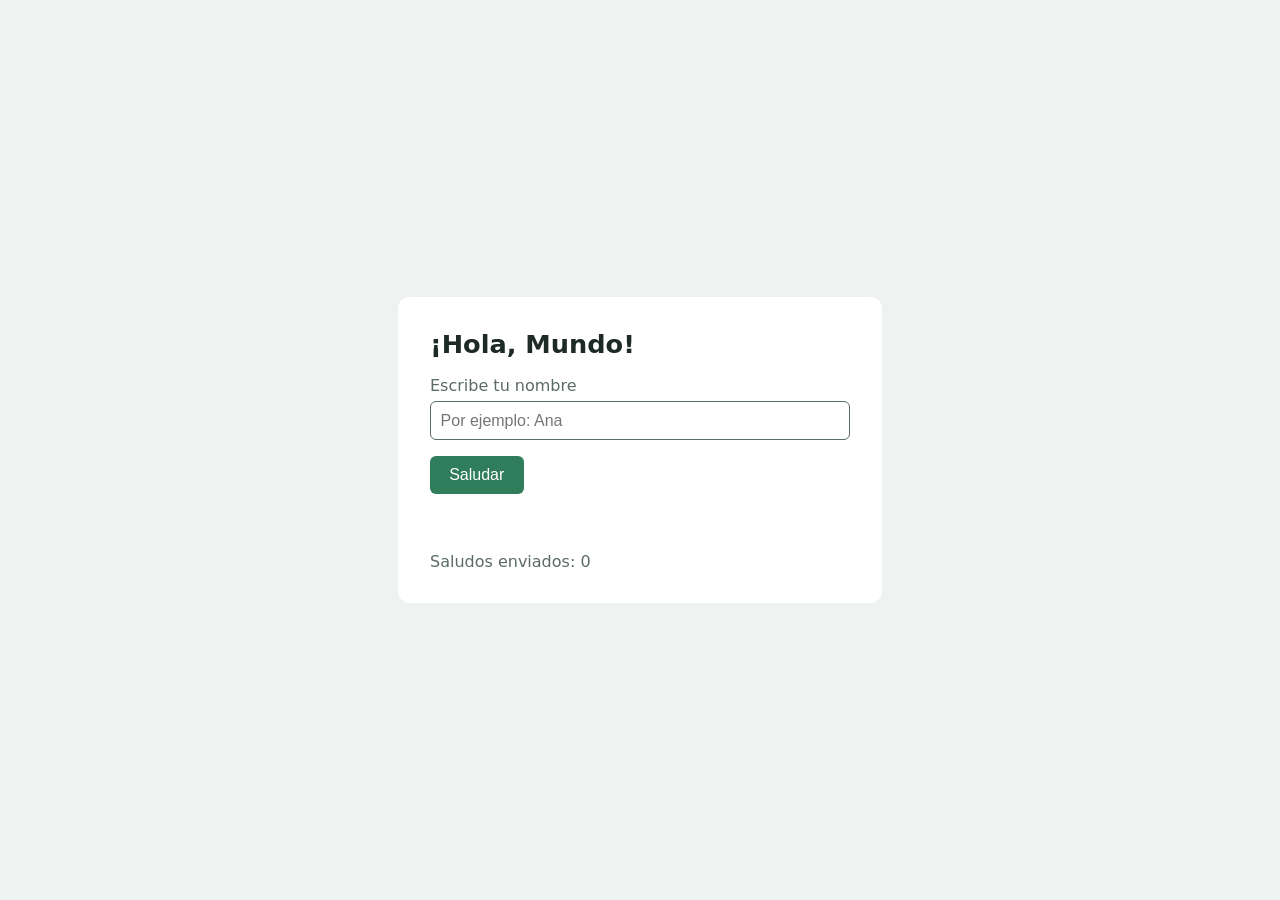
<file: inicio-js/index.html>
<!DOCTYPE html>
<html lang="es">
<head>
  <meta charset="UTF-8">
  <meta name="viewport" content="width=device-width, initial-scale=1">
  <title>Mi primer programa con JavaScript</title>

  <!-- Vinculamos la hoja de estilos (la apariencia) -->
  <link rel="stylesheet" href="estilos.css">

  <!-- Vinculamos el JavaScript (el comportamiento).
       "defer" hace que se descargue ya, pero que se ejecute
       recién cuando todo el HTML terminó de cargarse. -->
  <script src="script.js" defer></script>
</head>
<body>

  <!-- HTML: la estructura de la página -->
  <main class="tarjeta">
    <h1>¡Hola, Mundo!</h1>

    <label for="nombre">Escribe tu nombre</label>
    <input type="text" id="nombre" placeholder="Por ejemplo: Ana">

    <button id="boton-saludar">Saludar</button>

    <p id="mensaje"></p>
    <p id="contador">Saludos enviados: 0</p>
  </main>

</body>
</html>
</file>
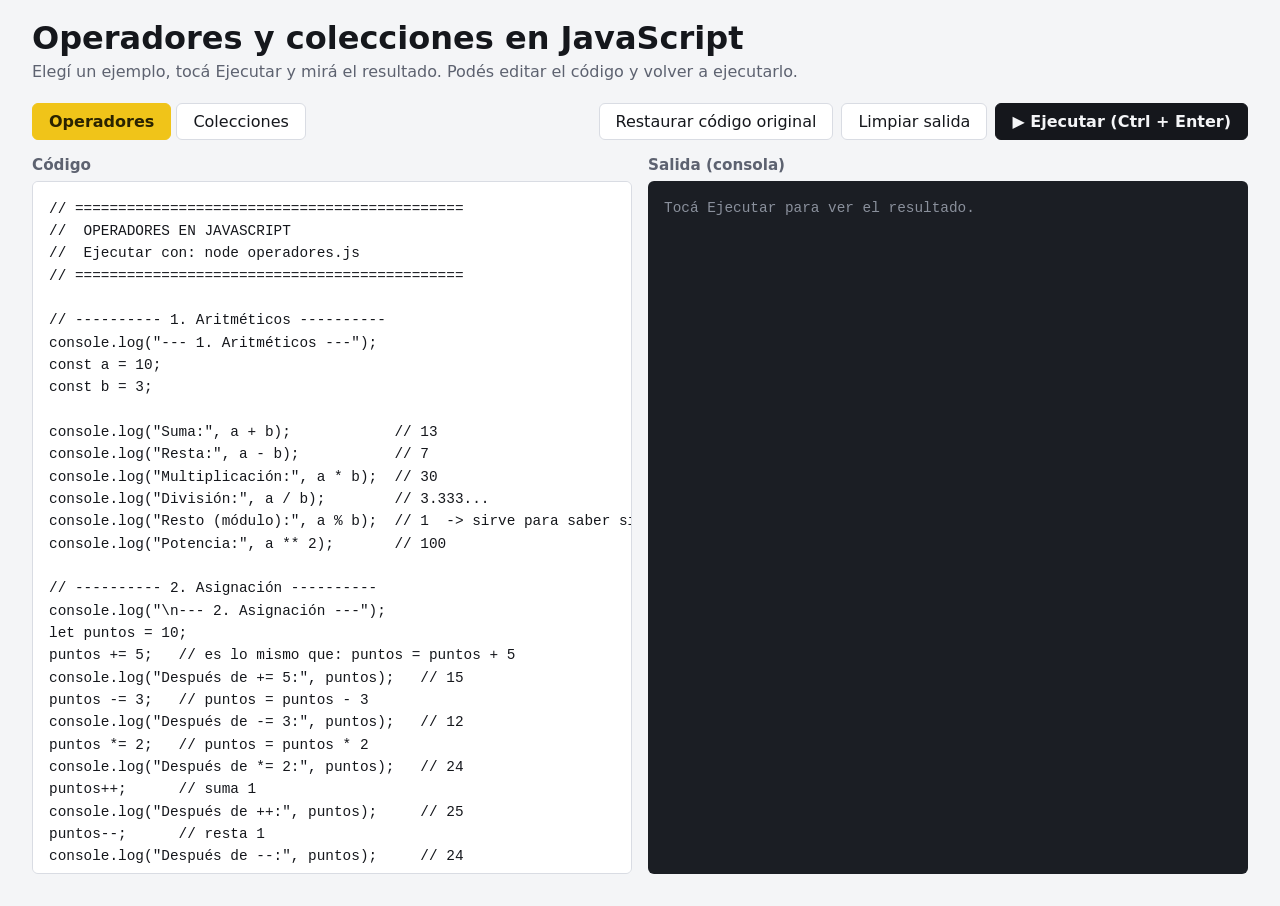
<file: ejemplos-operadores-arreglos.html>
<!DOCTYPE html>
<html lang="es">
<head>
<meta charset="UTF-8">
<meta name="viewport" content="width=device-width, initial-scale=1">
<title>Ejemplos de JavaScript: operadores y colecciones</title>
<style>
  :root {
    --fondo: #f4f5f7;
    --superficie: #ffffff;
    --texto: #15171c;
    --suave: #5d6270;
    --linea: #d9dce3;
    --js: #f0c419;
    --js-texto: #2a2300;
    --consola: #1b1e24;
    --consola-texto: #e6e8ec;
    --consola-titulo: #f0c419;
    --consola-error: #f2908a;
    --codigo: "Cascadia Code", "JetBrains Mono", Consolas, "Courier New", monospace;
  }
  @media (prefers-color-scheme: dark) {
    :root {
      color-scheme: dark;
      --fondo: #111317;
      --superficie: #1b1e24;
      --texto: #eceef2;
      --suave: #a0a6b3;
      --linea: #2e333d;
      --consola: #0b0c0f;
    }
  }
  * { box-sizing: border-box; }
  body {
    margin: 0;
    background: var(--fondo);
    color: var(--texto);
    font-family: system-ui, -apple-system, "Segoe UI", Roboto, sans-serif;
  }
  header { padding: 1.2rem clamp(1rem, 3vw, 2rem) .4rem; }
  h1 { margin: 0 0 .3rem; font-size: clamp(1.4rem, 3vw, 2rem); }
  header p { margin: 0; color: var(--suave); }

  .controles {
    display: flex; flex-wrap: wrap; gap: .5rem; align-items: center;
    padding: 1rem clamp(1rem, 3vw, 2rem);
  }
  .pestana, .accion {
    font: inherit; padding: .5rem 1rem; cursor: pointer;
    border: 1px solid var(--linea); background: var(--superficie); color: var(--texto);
    border-radius: 6px;
  }
  .pestana[aria-selected="true"] { background: var(--js); color: var(--js-texto); border-color: var(--js); font-weight: 600; }
  .separador { flex: 1; }
  .accion.principal { background: var(--texto); color: var(--fondo); border-color: var(--texto); font-weight: 600; }
  button:focus-visible, textarea:focus-visible { outline: 3px solid var(--js); outline-offset: 2px; }

  main {
    display: grid; grid-template-columns: 1fr 1fr; gap: 1rem;
    padding: 0 clamp(1rem, 3vw, 2rem) 2rem;
    height: calc(100vh - 150px); min-height: 420px;
  }
  @media (max-width: 860px) { main { grid-template-columns: 1fr; height: auto; } .panel { height: 60vh; } }
  .panel { display: flex; flex-direction: column; min-height: 0; }
  .panel h2 { font-size: .95rem; font-weight: 600; color: var(--suave); margin: 0 0 .4rem; }
  textarea, #salida {
    flex: 1; width: 100%; margin: 0; padding: 1rem;
    font-family: var(--codigo); font-size: .9rem; line-height: 1.55;
    border-radius: 6px; tab-size: 2;
  }
  textarea {
    resize: none; border: 1px solid var(--linea);
    background: var(--superficie); color: var(--texto); white-space: pre; overflow: auto;
  }
  #salida {
    background: var(--consola); color: var(--consola-texto);
    overflow: auto; white-space: pre-wrap; word-break: break-word;
  }
  #salida .titulo { color: var(--consola-titulo); font-weight: 600; }
  #salida .error { color: var(--consola-error); }
  #salida .vacio { color: #8a909c; }

  /* Sin ligaduras: que <= se vea como dos caracteres, igual que se tipea */
  pre, code, textarea, #salida, .equiv td {
    font-variant-ligatures: none;
    font-feature-settings: "liga" 0, "calt" 0;
  }
</style>
</head>
<body>

<header>
  <h1>Operadores y colecciones en JavaScript</h1>
  <p>Elegí un ejemplo, tocá Ejecutar y mirá el resultado. Podés editar el código y volver a ejecutarlo.</p>
</header>

<div class="controles">
  <div role="tablist" aria-label="Ejemplos">
    <button class="pestana" role="tab" data-ejemplo="operadores" aria-selected="true">Operadores</button>
    <button class="pestana" role="tab" data-ejemplo="colecciones" aria-selected="false">Colecciones</button>
  </div>
  <span class="separador"></span>
  <button class="accion" id="restaurar">Restaurar código original</button>
  <button class="accion" id="limpiar">Limpiar salida</button>
  <button class="accion principal" id="ejecutar">▶ Ejecutar (Ctrl + Enter)</button>
</div>

<main>
  <section class="panel">
    <h2>Código</h2>
    <textarea id="editor" spellcheck="false" aria-label="Código JavaScript"></textarea>
  </section>
  <section class="panel">
    <h2>Salida (consola)</h2>
    <div id="salida" aria-live="polite"><span class="vacio">Tocá Ejecutar para ver el resultado.</span></div>
  </section>
</main>

<!-- Códigos de ejemplo (type="text/plain" para que NO se ejecuten solos) -->
<script type="text/plain" id="codigo-operadores">
// =============================================
//  OPERADORES EN JAVASCRIPT
//  Ejecutar con: node operadores.js
// =============================================

// ---------- 1. Aritméticos ----------
console.log("--- 1. Aritméticos ---");
const a = 10;
const b = 3;

console.log("Suma:", a + b);            // 13
console.log("Resta:", a - b);           // 7
console.log("Multiplicación:", a * b);  // 30
console.log("División:", a / b);        // 3.333...
console.log("Resto (módulo):", a % b);  // 1  -> sirve para saber si un número es par
console.log("Potencia:", a ** 2);       // 100

// ---------- 2. Asignación ----------
console.log("\n--- 2. Asignación ---");
let puntos = 10;
puntos += 5;   // es lo mismo que: puntos = puntos + 5
console.log("Después de += 5:", puntos);   // 15
puntos -= 3;   // puntos = puntos - 3
console.log("Después de -= 3:", puntos);   // 12
puntos *= 2;   // puntos = puntos * 2
console.log("Después de *= 2:", puntos);   // 24
puntos++;      // suma 1
console.log("Después de ++:", puntos);     // 25
puntos--;      // resta 1
console.log("Después de --:", puntos);     // 24

// ---------- 3. Comparación ----------
console.log("\n--- 3. Comparación ---");
console.log("5 > 3:", 5 > 3);       // true
console.log("5 <= 3:", 5 <= 3);     // false
console.log("5 == '5':", 5 == "5");   // true  -> convierte el tipo (evitar)
console.log("5 === '5':", 5 === "5"); // false -> compara valor Y tipo (recomendado)
console.log("5 !== '5':", 5 !== "5"); // true

// ---------- 4. Lógicos ----------
console.log("\n--- 4. Lógicos ---");
const tieneEntrada = true;
const esMayor = false;

console.log("Y (&&):", tieneEntrada && esMayor); // false: ambas deben ser true
console.log("O (||):", tieneEntrada || esMayor); // true: alcanza con una
console.log("NO (!):", !esMayor);                // true: invierte el valor

// Ejemplo práctico
const edad = 20;
const conDocumento = true;
if (edad >= 18 && conDocumento) {
  console.log("Puede ingresar");
}

// ---------- 5. Ternario (un if en una línea) ----------
console.log("\n--- 5. Ternario ---");
const nota = 7;
const resultado = nota >= 6 ? "Aprobado" : "Reprobado";
console.log(`Nota ${nota}: ${resultado}`);

const numero = 8;
console.log(`${numero} es ${numero % 2 === 0 ? "par" : "impar"}`);

// ---------- 6. Texto (concatenación) ----------
console.log("\n--- 6. Texto ---");
const nombre = "Ana";
console.log("Hola, " + nombre + "!");  // con +
console.log(`Hola, ${nombre}!`);       // con template literal (más claro)
console.log("Cuidado:", "5" + 1);      // "51" -> si hay texto, + une
console.log("Cuidado:", "5" - 1);      // 4    -> - siempre resta

// ---------- 7. Modernos: ?? y ?. ----------
console.log("\n--- 7. Operadores modernos ---");

// ?? (nullish): usa un valor por defecto si el otro es null o undefined
const apodo = null;
console.log("Apodo:", apodo ?? "Sin apodo");

// ?. (encadenamiento opcional): evita errores si algo no existe
const usuario = { nombre: "Luis" };          // no tiene "direccion"
console.log("Ciudad:", usuario.direccion?.ciudad); // undefined, sin error
// usuario.direccion.ciudad  -> esto daría TypeError

// ---------- 8. typeof ----------
console.log("\n--- 8. typeof ---");
console.log(typeof 42);        // number
console.log(typeof "hola");    // string
console.log(typeof true);      // boolean
console.log(typeof [1, 2]);    // object  (los arrays son objetos)
console.log(typeof undefined); // undefined
</script>

<script type="text/plain" id="codigo-colecciones">
// =============================================
//  COLECCIONES EN JAVASCRIPT
//  Ejecutar con: node colecciones.js
// =============================================

// =============================================
//  1. ARRAYS (listas ordenadas)
// =============================================
console.log("===== 1. ARRAYS =====");

const frutas = ["manzana", "banana", "naranja"];

// Acceder por posición (empieza en 0)
console.log("Primera:", frutas[0]);                  // manzana
console.log("Última:", frutas[frutas.length - 1]);   // naranja
console.log("Cantidad:", frutas.length);             // 3

// Agregar y quitar
frutas.push("kiwi");       // agrega al final
frutas.unshift("pera");    // agrega al principio
console.log("Después de agregar:", frutas);

frutas.pop();              // quita el último
frutas.shift();            // quita el primero
console.log("Después de quitar:", frutas);

// Buscar
console.log("¿Tiene banana?", frutas.includes("banana")); // true
console.log("Posición de naranja:", frutas.indexOf("naranja")); // 2

// Recorrer
console.log("\nRecorrer con for...of:");
for (const fruta of frutas) {
  console.log("-", fruta);
}

console.log("\nRecorrer con forEach (con índice):");
frutas.forEach((fruta, indice) => {
  console.log(`${indice + 1}. ${fruta}`);
});

// =============================================
//  2. MÉTODOS ÚTILES DE ARRAYS
// =============================================
console.log("\n===== 2. MÉTODOS DE ARRAYS =====");

const numeros = [4, 9, 2, 7, 10, 5];

// map: transforma cada elemento -> devuelve un array nuevo
const dobles = numeros.map(n => n * 2);
console.log("map (dobles):", dobles);

// filter: se queda con los que cumplen la condición
const mayoresA5 = numeros.filter(n => n > 5);
console.log("filter (> 5):", mayoresA5);

// find: devuelve el PRIMERO que cumple
const primerPar = numeros.find(n => n % 2 === 0);
console.log("find (primer par):", primerPar);

// reduce: acumula todos en un solo valor
const suma = numeros.reduce((total, n) => total + n, 0);
console.log("reduce (suma):", suma);

// sort: ordena (¡modifica el original! por eso copiamos con [...])
const ordenados = [...numeros].sort((x, y) => x - y);
console.log("sort (ascendente):", ordenados);
console.log("Original intacto:", numeros);

// =============================================
//  3. OBJETOS (pares clave: valor)
// =============================================
console.log("\n===== 3. OBJETOS =====");

const alumno = {
  nombre: "Ana",
  edad: 22,
  curso: "JavaScript",
  aprobado: true
};

// Acceder
console.log("Nombre:", alumno.nombre);       // notación de punto
console.log("Curso:", alumno["curso"]);      // notación de corchetes

// Agregar, modificar y borrar
alumno.email = "ana@ejemplo.com";  // agrega
alumno.edad = 23;                  // modifica
delete alumno.aprobado;            // borra
console.log("Objeto actualizado:", alumno);

// Recorrer
console.log("\nClaves:", Object.keys(alumno));
console.log("Valores:", Object.values(alumno));

console.log("\nRecorrer con for...in:");
for (const clave in alumno) {
  console.log(`${clave}: ${alumno[clave]}`);
}

// =============================================
//  4. ARRAY DE OBJETOS (lo más común en la vida real)
// =============================================
console.log("\n===== 4. ARRAY DE OBJETOS =====");

const productos = [
  { nombre: "Teclado", precio: 1500, stock: 10 },
  { nombre: "Mouse", precio: 800, stock: 0 },
  { nombre: "Monitor", precio: 9000, stock: 3 },
  { nombre: "Auriculares", precio: 2500, stock: 5 }
];

// Solo los que tienen stock
const disponibles = productos.filter(p => p.stock > 0);
console.log("Disponibles:", disponibles.map(p => p.nombre));

// Solo los nombres
const nombres = productos.map(p => p.nombre);
console.log("Nombres:", nombres);

// Buscar uno
const monitor = productos.find(p => p.nombre === "Monitor");
console.log("Precio del monitor:", monitor.precio);

// Valor total del inventario
const totalInventario = productos.reduce((total, p) => total + p.precio * p.stock, 0);
console.log("Valor total del inventario:", totalInventario);

// =============================================
//  5. SET (valores sin repetir)
// =============================================
console.log("\n===== 5. SET =====");

const etiquetas = new Set(["js", "web", "js", "html", "web"]);
console.log("Set:", etiquetas);               // repetidos eliminados
console.log("Tamaño:", etiquetas.size);       // 3
etiquetas.add("css");
console.log("¿Tiene 'html'?", etiquetas.has("html"));

// Truco clásico: quitar duplicados de un array
const conRepetidos = [1, 2, 2, 3, 3, 3];
const sinRepetidos = [...new Set(conRepetidos)];
console.log("Sin repetidos:", sinRepetidos);

// =============================================
//  6. MAP (clave -> valor, con métodos propios)
// =============================================
console.log("\n===== 6. MAP =====");

const stock = new Map();
stock.set("manzana", 50);
stock.set("banana", 30);
stock.set("naranja", 0);

console.log("Stock de banana:", stock.get("banana"));
console.log("¿Hay kiwi?", stock.has("kiwi"));
console.log("Cantidad de productos:", stock.size);

for (const [fruta, cantidad] of stock) {
  console.log(`${fruta}: ${cantidad}`);
}

// =============================================
//  7. SPREAD (...) Y DESESTRUCTURACIÓN
// =============================================
console.log("\n===== 7. SPREAD Y DESESTRUCTURACIÓN =====");

// Unir arrays
const frutas2 = ["uva", "mango"];
const todas = [...frutas, ...frutas2];
console.log("Unidas:", todas);

// Copiar y extender un objeto
const alumnoConNota = { ...alumno, nota: 9 };
console.log("Copia extendida:", alumnoConNota);

// Desestructurar: sacar valores a variables
const [primera, segunda] = frutas;
console.log("Primera y segunda:", primera, segunda);

const { nombre, curso } = alumno;
console.log(`${nombre} estudia ${curso}`);
</script>

<script>
  const editor = document.getElementById("editor");
  const salida = document.getElementById("salida");
  const originales = {
    operadores: document.getElementById("codigo-operadores").textContent.trim() + "\n",
    colecciones: document.getElementById("codigo-colecciones").textContent.trim() + "\n"
  };
  const editados = { ...originales };
  let ejemploActual = "operadores";

  // ---- Convierte cualquier valor a texto, parecido a como lo muestra Node.js ----
  function formatear(valor, anidado = false) {
    if (typeof valor === "string") return anidado ? `'${valor}'` : valor;
    if (valor === null) return "null";
    if (valor === undefined) return "undefined";
    if (typeof valor === "function") return `[Function: ${valor.name || "anónima"}]`;
    if (Array.isArray(valor)) {
      return `[ ${valor.map(v => formatear(v, true)).join(", ")} ]`;
    }
    if (valor instanceof Set) {
      return `Set(${valor.size}) { ${[...valor].map(v => formatear(v, true)).join(", ")} }`;
    }
    if (valor instanceof Map) {
      const pares = [...valor].map(([k, v]) => `${formatear(k, true)} => ${formatear(v, true)}`);
      return `Map(${valor.size}) { ${pares.join(", ")} }`;
    }
    if (typeof valor === "object") {
      const pares = Object.entries(valor).map(([k, v]) => `${k}: ${formatear(v, true)}`);
      return pares.length ? `{ ${pares.join(", ")} }` : "{}";
    }
    return String(valor);
  }

  function escribir(texto, clase) {
    const linea = document.createElement("div");
    if (clase) linea.className = clase;
    linea.textContent = texto;
    salida.appendChild(linea);
  }

  function ejecutar() {
    salida.innerHTML = "";
    const logOriginal = console.log;

    // Redirigimos console.log para que escriba en la página (y también en la consola real)
    console.log = (...args) => {
      logOriginal(...args);
      const texto = args.map(a => formatear(a)).join(" ");
      const esTitulo = /^\n?(=====|---)/.test(texto);
      escribir(texto, esTitulo ? "titulo" : "");
    };

    try {
      // new Function ejecuta el código en su propio espacio,
      // así las variables de un ejemplo no chocan con las del otro
      new Function(editor.value)();
    } catch (error) {
      escribir(`${error.name}: ${error.message}`, "error");
    } finally {
      console.log = logOriginal;
    }
    salida.scrollTop = 0;
  }

  function cambiarEjemplo(nombre) {
    editados[ejemploActual] = editor.value;
    ejemploActual = nombre;
    editor.value = editados[nombre];
    document.querySelectorAll(".pestana").forEach(p => {
      p.setAttribute("aria-selected", p.dataset.ejemplo === nombre);
    });
    salida.innerHTML = '<span class="vacio">Tocá Ejecutar para ver el resultado.</span>';
  }

  document.querySelectorAll(".pestana").forEach(p => {
    p.addEventListener("click", () => cambiarEjemplo(p.dataset.ejemplo));
  });
  document.getElementById("ejecutar").addEventListener("click", ejecutar);
  document.getElementById("limpiar").addEventListener("click", () => { salida.innerHTML = ""; });
  document.getElementById("restaurar").addEventListener("click", () => {
    editor.value = originales[ejemploActual];
    editados[ejemploActual] = editor.value;
  });

  editor.addEventListener("keydown", (e) => {
    if (e.key === "Enter" && (e.ctrlKey || e.metaKey)) { e.preventDefault(); ejecutar(); }
    if (e.key === "Tab") {  // Tab inserta espacios en vez de saltar de campo
      e.preventDefault();
      const ini = editor.selectionStart;
      editor.setRangeText("  ", ini, editor.selectionEnd, "end");
    }
  });

  editor.value = originales.operadores;
</script>
</body>
</html>
</file>
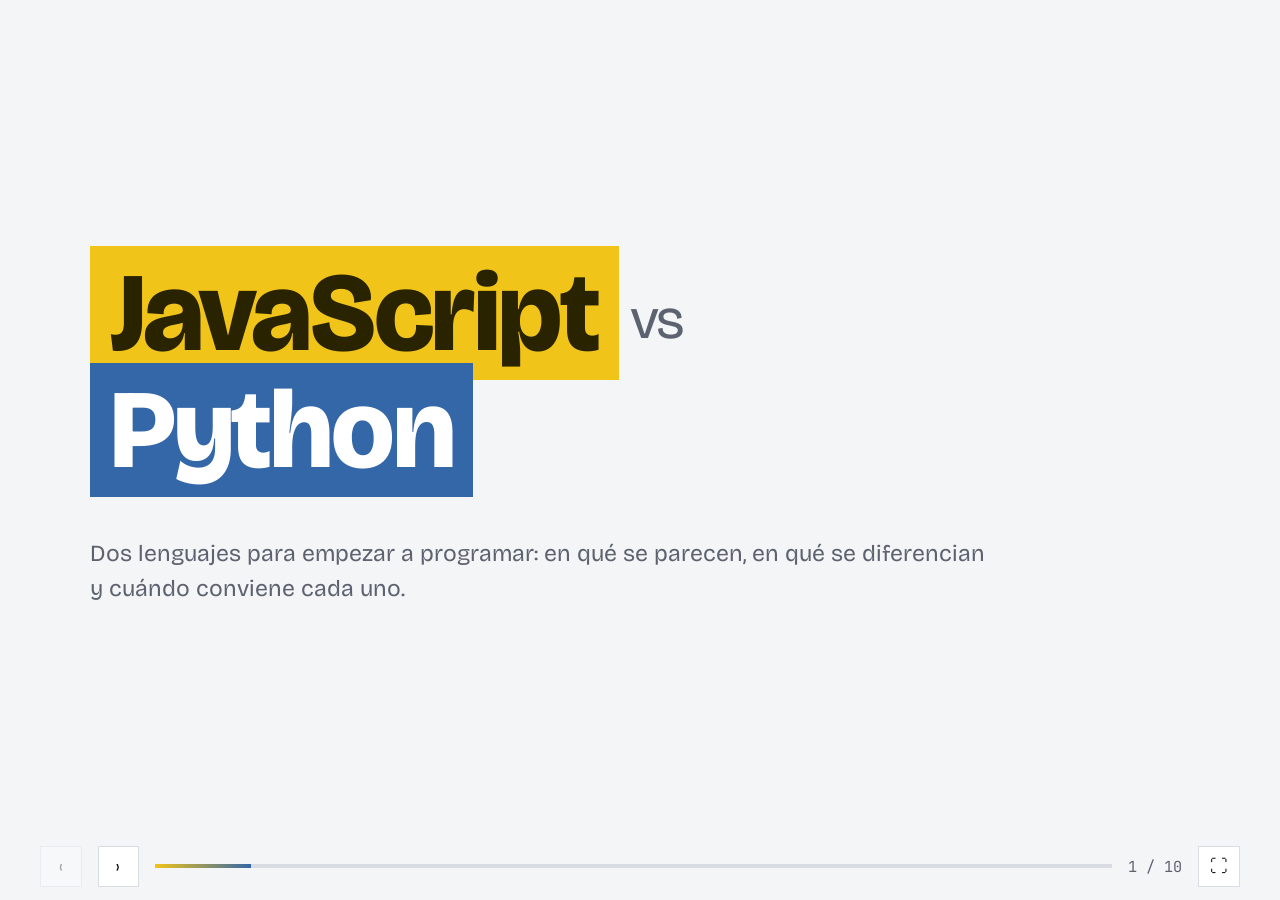
<file: js-vs-python.html>
<!DOCTYPE html>
<html lang="es">
<head>
<meta charset="UTF-8">
<meta name="viewport" content="width=device-width, initial-scale=1">
<title>JavaScript vs Python</title>
<link rel="preconnect" href="https://fonts.googleapis.com">
<link rel="preconnect" href="https://fonts.gstatic.com" crossorigin>
<link href="https://fonts.googleapis.com/css2?family=Bricolage+Grotesque:opsz,wght@12..96,400;12..96,600;12..96,800&family=JetBrains+Mono:wght@400;600&display=swap" rel="stylesheet">
<style>
  :root {
    --fondo: #f4f5f7;
    --superficie: #ffffff;
    --texto: #15171c;
    --suave: #5d6270;
    --linea: #d9dce3;
    --js: #f0c419;
    --js-texto: #2a2300;
    --py: #3467a8;
    --py-texto: #ffffff;
    --py-suave: #dbe6f4;
    --js-suave: #fbf0c2;
    --error: #b3261e;
    --ok: #1f7a4d;
    --titulos: "Bricolage Grotesque", "Segoe UI", system-ui, sans-serif;
    --codigo: "JetBrains Mono", "Cascadia Code", Consolas, monospace;
  }
  @media (prefers-color-scheme: dark) {
    :root {
      color-scheme: dark;
      --fondo: #111317;
      --superficie: #1b1e24;
      --texto: #eceef2;
      --suave: #a0a6b3;
      --linea: #2e333d;
      --py: #5b8fd6;
      --py-texto: #0d1420;
      --py-suave: #1c2a3f;
      --js-suave: #3a3210;
      --error: #f2908a;
      --ok: #6cc59c;
    }
  }

  * { box-sizing: border-box; }
  html, body { height: 100%; margin: 0; }
  body {
    background: var(--fondo);
    color: var(--texto);
    font-family: var(--titulos);
    overflow: hidden;
  }

  /* ===== Diapositivas ===== */
  .slide {
    position: absolute;
    inset: 0;
    padding: clamp(1.5rem, 5vw, 5rem) clamp(1.5rem, 7vw, 7rem) 5rem;
    display: none;
    flex-direction: column;
    justify-content: center;
    overflow-y: auto;
  }
  .slide.activa { display: flex; animation: entrar .35s ease-out; }
  @keyframes entrar { from { opacity: 0; transform: translateY(8px); } }
  @media (prefers-reduced-motion: reduce) { .slide.activa { animation: none; } }

  h1, h2 { margin: 0 0 1.5rem; line-height: 1.05; font-weight: 800; letter-spacing: -0.02em; }
  h1 { font-size: clamp(2.8rem, 9vw, 7rem); }
  h2 { font-size: clamp(2rem, 4.5vw, 3.4rem); }
  p, li { font-size: clamp(1.05rem, 1.8vw, 1.45rem); line-height: 1.5; max-width: 60ch; }
  .suave { color: var(--suave); }

  /* Portada */
  .portada h1 .js { background: var(--js); color: var(--js-texto); padding: 0 .18em; }
  .portada h1 .py { background: var(--py); color: var(--py-texto); padding: 0 .18em; }
  .portada h1 .vs { font-weight: 400; color: var(--suave); font-size: .5em; vertical-align: middle; margin: 0 .2em; }

  /* Dos columnas */
  .columnas { display: grid; grid-template-columns: 1fr 1fr; gap: clamp(1rem, 3vw, 2.5rem); }
  @media (max-width: 760px) { .columnas { grid-template-columns: 1fr; } }
  .lado { padding: 1.4rem 1.6rem; background: var(--superficie); border-top: 6px solid; }
  .lado.js { border-color: var(--js); }
  .lado.py { border-color: var(--py); }
  .lado h3 { margin: 0 0 .6rem; font-size: clamp(1.3rem, 2.4vw, 1.9rem); }
  .lado p { margin: .3rem 0; }
  .anio { font-size: clamp(2.5rem, 6vw, 4.5rem); font-weight: 800; line-height: 1; margin-bottom: .4rem; }

  /* Código */
  pre {
    margin: 0;
    padding: 1.2rem 1.4rem;
    background: var(--superficie);
    font-family: var(--codigo);
    font-size: clamp(.85rem, 1.5vw, 1.15rem);
    line-height: 1.6;
    overflow-x: auto;
    border-left: 6px solid;
  }
  pre.js { border-color: var(--js); }
  pre.py { border-color: var(--py); }
  .etiqueta { font-weight: 600; margin-bottom: .5rem; font-size: 1.05rem; }
  .com { color: var(--suave); }
  .res-error { color: var(--error); }
  .res-ok { color: var(--ok); }

  /* Tabla */
  .tabla-contenedor { overflow-x: auto; }
  table { border-collapse: collapse; width: 100%; font-size: clamp(.9rem, 1.5vw, 1.2rem); }
  th, td { text-align: left; padding: .7rem 1rem; border-bottom: 1px solid var(--linea); vertical-align: top; }
  th { font-weight: 600; }
  th.js { background: var(--js); color: var(--js-texto); }
  th.py { background: var(--py); color: var(--py-texto); }
  td:first-child { color: var(--suave); white-space: nowrap; }
  td code, li code, p code { font-family: var(--codigo); font-size: .9em; }

  /* Equivalencias */
  .equiv td { font-family: var(--codigo); }
  .equiv td:first-child { font-family: var(--titulos); }

  /* Cierre */
  .conceptos { display: flex; flex-wrap: wrap; gap: .8rem; margin: 1rem 0 2rem; padding: 0; list-style: none; }
  .conceptos li {
    background: var(--superficie);
    border: 1px solid var(--linea);
    padding: .5rem 1.1rem;
    border-radius: 999px;
  }

  /* ===== Controles ===== */
  .barra {
    position: fixed;
    left: 0; right: 0; bottom: 0;
    display: flex;
    align-items: center;
    gap: 1rem;
    padding: .8rem clamp(1rem, 4vw, 2.5rem);
    background: var(--fondo);
    z-index: 10;
  }
  .progreso { flex: 1; height: 4px; background: var(--linea); }
  .progreso div { height: 100%; width: 0; background: linear-gradient(90deg, var(--js), var(--py)); transition: width .3s; }
  .barra button {
    font: inherit;
    font-size: 1.1rem;
    width: 2.6rem; height: 2.6rem;
    border: 1px solid var(--linea);
    background: var(--superficie);
    color: var(--texto);
    cursor: pointer;
  }
  .barra button:disabled { opacity: .35; cursor: default; }
  .barra button:focus-visible { outline: 3px solid var(--py); outline-offset: 2px; }
  #numero { font-family: var(--codigo); font-size: .95rem; color: var(--suave); min-width: 4.5ch; text-align: right; }

  /* Sin ligaduras: que <= se vea como dos caracteres, igual que se tipea */
  pre, code, textarea, #salida, .equiv td {
    font-variant-ligatures: none;
    font-feature-settings: "liga" 0, "calt" 0;
  }
</style>
</head>
<body>

<!-- 1. Portada -->
<section class="slide portada">
  <h1><span class="js">JavaScript</span><span class="vs">vs</span><br><span class="py">Python</span></h1>
  <p class="suave">Dos lenguajes para empezar a programar: en qué se parecen, en qué se diferencian y cuándo conviene cada uno.</p>
</section>

<!-- 2. Orígenes -->
<section class="slide">
  <h2>Dos orígenes distintos</h2>
  <div class="columnas">
    <div class="lado py">
      <div class="anio">1991</div>
      <h3>Python</h3>
      <p>Creado por Guido van Rossum con una idea central: que el código sea fácil de leer, casi como pseudocódigo.</p>
    </div>
    <div class="lado js">
      <div class="anio">1995</div>
      <h3>JavaScript</h3>
      <p>Creado por Brendan Eich en Netscape para darle comportamiento a las páginas web dentro del navegador.</p>
    </div>
  </div>
</section>

<!-- 3. Dónde se usan -->
<section class="slide">
  <h2>¿Dónde se usa cada uno?</h2>
  <div class="columnas">
    <div class="lado js">
      <h3>JavaScript</h3>
      <p>Páginas y aplicaciones web (frontend).</p>
      <p>Servidores con Node.js (backend).</p>
      <p>Apps móviles y de escritorio.</p>
      <p class="suave">Funciona en cualquier navegador sin instalar nada.</p>
    </div>
    <div class="lado py">
      <h3>Python</h3>
      <p>Ciencia de datos e inteligencia artificial.</p>
      <p>Automatización de tareas y scripts.</p>
      <p>Backend web con Django o Flask.</p>
      <p class="suave">Necesita instalar el intérprete de Python.</p>
    </div>
  </div>
</section>

<!-- 4. Tabla comparativa -->
<section class="slide">
  <h2>Comparación rápida</h2>
  <div class="tabla-contenedor">
    <table>
      <thead>
        <tr><th></th><th class="js">JavaScript</th><th class="py">Python</th></tr>
      </thead>
      <tbody>
        <tr><td>Bloques de código</td><td>Llaves <code>{ }</code></td><td>Indentación obligatoria</td></tr>
        <tr><td>Tipado</td><td>Dinámico y débil</td><td>Dinámico y fuerte</td></tr>
        <tr><td>Asincronía</td><td>Central: eventos, <code>async/await</code></td><td>Existe, se usa menos</td></tr>
        <tr><td>Curva de aprendizaje</td><td>Algo irregular</td><td>Más suave</td></tr>
        <tr><td>Paquetes</td><td>npm</td><td>pip</td></tr>
        <tr><td>Frameworks conocidos</td><td>React, Vue, Express</td><td>Django, Flask, pandas</td></tr>
      </tbody>
    </table>
  </div>
</section>

<!-- 5. Mismo programa -->
<section class="slide">
  <h2>El mismo programa, dos lenguajes</h2>
  <div class="columnas">
    <div>
      <div class="etiqueta">JavaScript</div>
<pre class="js">const nombre = "Ana";
let edad = 25;

function saludar(persona) {
  return `Hola, ${persona}`;
}

if (edad &gt;= 18) {
  console.log(saludar(nombre));
}</pre>
    </div>
    <div>
      <div class="etiqueta">Python</div>
<pre class="py">nombre = "Ana"
edad = 25

def saludar(persona):
    return f"Hola, {persona}"

if edad &gt;= 18:
    print(saludar(nombre))</pre>
    </div>
  </div>
</section>

<!-- 6. Equivalencias -->
<section class="slide">
  <h2>Diccionario de equivalencias</h2>
  <div class="tabla-contenedor">
    <table class="equiv">
      <thead>
        <tr><th></th><th class="js">JavaScript</th><th class="py">Python</th></tr>
      </thead>
      <tbody>
        <tr><td>Mostrar en pantalla</td><td>console.log()</td><td>print()</td></tr>
        <tr><td>Declarar variable</td><td>const / let</td><td>nombre = valor</td></tr>
        <tr><td>Función</td><td>function</td><td>def</td></tr>
        <tr><td>Texto con variables</td><td>`Hola ${x}`</td><td>f"Hola {x}"</td></tr>
        <tr><td>Verdadero / falso</td><td>true / false</td><td>True / False</td></tr>
        <tr><td>Valor vacío</td><td>null</td><td>None</td></tr>
        <tr><td>Comentario</td><td>// texto</td><td># texto</td></tr>
      </tbody>
    </table>
  </div>
</section>

<!-- 7. Tipado -->
<section class="slide">
  <h2>Ojo con el tipado</h2>
  <p class="suave">JavaScript intenta convertir tipos por su cuenta. Python prefiere avisarte con un error.</p>
  <div class="columnas">
    <div>
      <div class="etiqueta">JavaScript</div>
<pre class="js">"5" + 1   <span class="com">// "51"  (une textos)</span>
"5" - 1   <span class="com">// 4     (resta números)</span>

5 == "5"  <span class="com">// true  (convierte)</span>
5 === "5" <span class="res-ok">// false (recomendado)</span></pre>
    </div>
    <div>
      <div class="etiqueta">Python</div>
<pre class="py">"5" + 1
<span class="res-error"># TypeError: can only
# concatenate str to str</span>

int("5") + 1  <span class="res-ok"># 6</span></pre>
    </div>
  </div>
</section>

<!-- 8. Indentación -->
<section class="slide">
  <h2>La sangría importa (en Python)</h2>
  <div class="columnas">
    <div>
      <div class="etiqueta">JavaScript: solo estética</div>
<pre class="js">if (edad &gt;= 18) {
console.log("Mayor");
      console.log("de edad");
}
<span class="res-ok">// Funciona igual (pero es feo)</span></pre>
    </div>
    <div>
      <div class="etiqueta">Python: cambia el significado</div>
<pre class="py">if edad &gt;= 18:
print("Mayor")
<span class="res-error"># IndentationError:
# expected an indented block</span></pre>
    </div>
  </div>
  <p class="suave">Python obliga a escribir ordenado desde el primer día.</p>
</section>

<!-- 9. Cuál elegir -->
<section class="slide">
  <h2>¿Cuál elegir?</h2>
  <div class="columnas">
    <div class="lado js">
      <h3>Elegí JavaScript si…</h3>
      <p>Querés hacer páginas o aplicaciones web.</p>
      <p>Te motiva ver resultados visuales rápido.</p>
      <p>Querés empezar sin instalar nada.</p>
    </div>
    <div class="lado py">
      <h3>Elegí Python si…</h3>
      <p>Te interesan los datos o la inteligencia artificial.</p>
      <p>Querés automatizar tareas.</p>
      <p>Buscás la sintaxis más amable para empezar.</p>
    </div>
  </div>
</section>

<!-- 10. Cierre -->
<section class="slide">
  <h2>Lo importante se traslada</h2>
  <p>Cambia la forma de escribirlo, pero los conceptos de fondo son los mismos en los dos lenguajes:</p>
  <ul class="conceptos">
    <li>Variables</li>
    <li>Tipos de datos</li>
    <li>Condiciones</li>
    <li>Bucles</li>
    <li>Funciones</li>
    <li>Listas y objetos</li>
  </ul>
  <p class="suave">Aprender bien uno hace mucho más fácil aprender el otro.</p>
</section>

<!-- Barra de navegación -->
<nav class="barra" aria-label="Navegación de diapositivas">
  <button id="anterior" aria-label="Diapositiva anterior">‹</button>
  <button id="siguiente" aria-label="Diapositiva siguiente">›</button>
  <div class="progreso"><div id="barra-progreso"></div></div>
  <span id="numero"></span>
  <button id="pantalla" aria-label="Pantalla completa" title="Pantalla completa (F)">⛶</button>
</nav>

<script>
  const slides = document.querySelectorAll(".slide");
  const btnAnterior = document.getElementById("anterior");
  const btnSiguiente = document.getElementById("siguiente");
  const numero = document.getElementById("numero");
  const progreso = document.getElementById("barra-progreso");
  let actual = 0;

  function mostrar(indice) {
    actual = Math.max(0, Math.min(indice, slides.length - 1));
    slides.forEach((s, i) => s.classList.toggle("activa", i === actual));
    numero.textContent = `${actual + 1} / ${slides.length}`;
    progreso.style.width = `${((actual + 1) / slides.length) * 100}%`;
    btnAnterior.disabled = actual === 0;
    btnSiguiente.disabled = actual === slides.length - 1;
  }

  function pantallaCompleta() {
    if (!document.fullscreenElement) {
      document.documentElement.requestFullscreen?.();
    } else {
      document.exitFullscreen?.();
    }
  }

  btnAnterior.addEventListener("click", () => mostrar(actual - 1));
  btnSiguiente.addEventListener("click", () => mostrar(actual + 1));
  document.getElementById("pantalla").addEventListener("click", pantallaCompleta);

  document.addEventListener("keydown", (e) => {
    if (["ArrowRight", "PageDown", " "].includes(e.key)) { e.preventDefault(); mostrar(actual + 1); }
    if (["ArrowLeft", "PageUp"].includes(e.key)) { e.preventDefault(); mostrar(actual - 1); }
    if (e.key === "Home") mostrar(0);
    if (e.key === "End") mostrar(slides.length - 1);
    if (e.key === "f" || e.key === "F") pantallaCompleta();
  });

  mostrar(0);
</script>
</body>
</html>
</file>
<file: inicio-js/estilos.css>
/* ===== Colores (variables CSS) ===== */
:root {
  --fondo: #eef3f1;
  --tarjeta: #ffffff;
  --texto: #1d2a26;
  --suave: #5b6b66;
  --acento: #2f7d5b;
  --error: #b3261e;
}

/* Colores para el modo oscuro del sistema */
@media (prefers-color-scheme: dark) {
  :root {
    color-scheme: dark;
    --fondo: #16201d;
    --tarjeta: #1f2b27;
    --texto: #e6eeeb;
    --suave: #9fb0aa;
    --acento: #6cc59c;
    --error: #f2908a;
  }
}

/* ===== Página ===== */
body {
  margin: 0;
  min-height: 100vh;
  display: grid;
  place-items: center;
  background: var(--fondo);
  color: var(--texto);
  font-family: system-ui, -apple-system, "Segoe UI", Roboto, sans-serif;
}

.tarjeta {
  background: var(--tarjeta);
  padding: 2rem;
  border-radius: 12px;
  width: min(90vw, 420px);
}

h1 {
  margin-top: 0;
  font-size: 1.6rem;
}

/* ===== Formulario ===== */
label {
  display: block;
  margin-bottom: .4rem;
  color: var(--suave);
}

input {
  width: 100%;
  box-sizing: border-box;
  padding: .6rem;
  font-size: 1rem;
  border: 1px solid var(--suave);
  border-radius: 6px;
  background: transparent;
  color: var(--texto);
}

button {
  margin-top: 1rem;
  padding: .6rem 1.2rem;
  font-size: 1rem;
  border: none;
  border-radius: 6px;
  background: var(--acento);
  color: #fff;
  cursor: pointer;
}

button:focus-visible,
input:focus-visible {
  outline: 3px solid var(--acento);
  outline-offset: 2px;
}

/* ===== Mensajes ===== */
#mensaje {
  font-size: 1.3rem;
  min-height: 1.6em;
  margin: 1.2rem 0 .4rem;
}

/* Esta clase la agrega o quita JavaScript */
#mensaje.error {
  color: var(--error);
  font-size: 1rem;
}

#contador {
  color: var(--suave);
  margin: 0;
}
</file>
